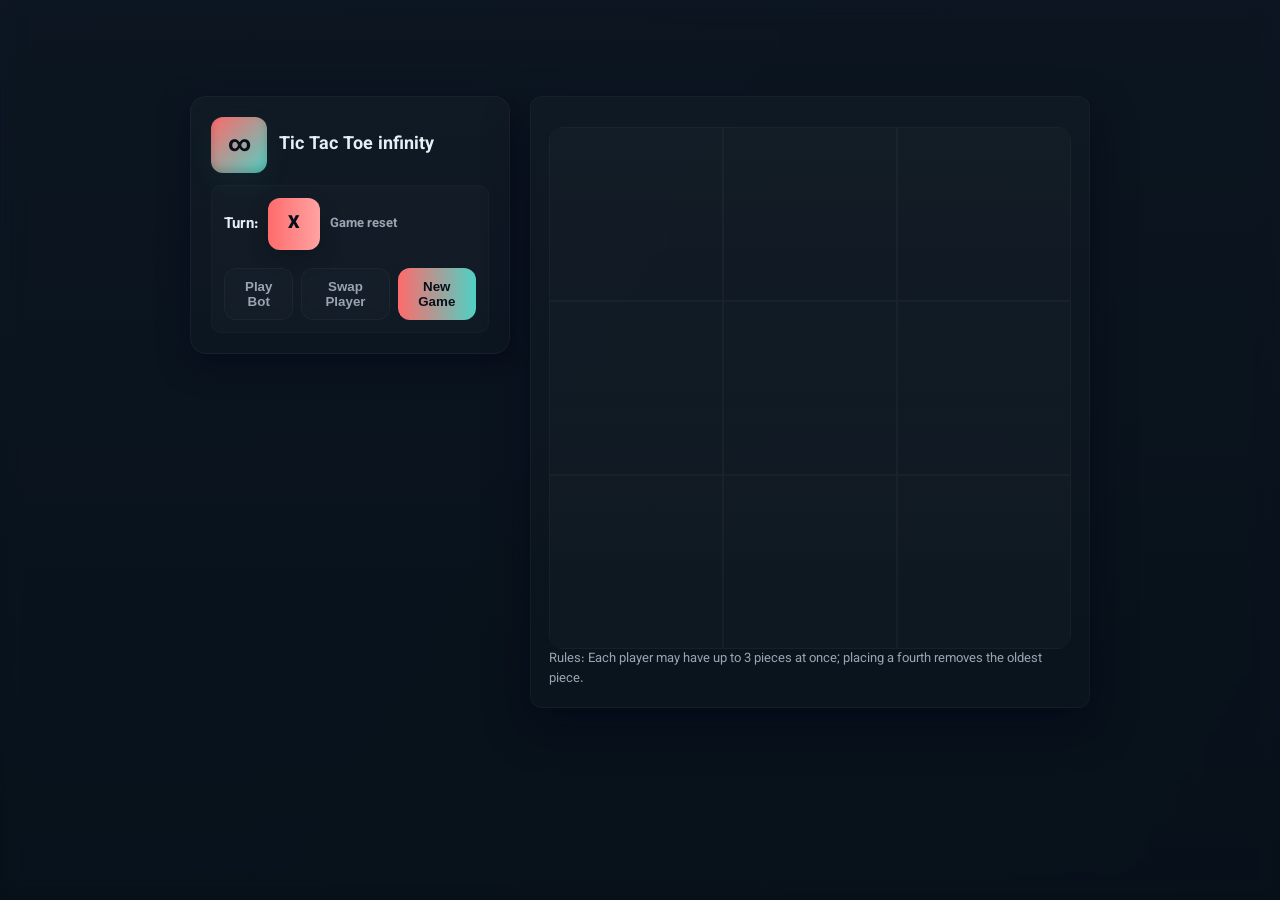
<file: index.html>
<!doctype html>
<html lang="en" dir="ltr">
<head>
  <meta charset="utf-8" />
  <meta name="viewport" content="width=device-width,initial-scale=1" />
  <title>Tic Tac Toe infinity</title>

  <link href="https://fonts.googleapis.com/css2?family=Vazirmatn:wght@300;400;600;700&display=swap" rel="stylesheet">
  <link rel="stylesheet" href="tic-tac-toe.css">
  <link rel="apple-touch-icon" sizes="180x180" href="icons/icon-180.png">
  <link rel="apple-touch-icon" sizes="152x152" href="icons/icon-152.png">
  <link rel="apple-touch-icon" sizes="120x120" href="icons/icon-120.png">
  <meta name="apple-mobile-web-app-capable" content="yes">
  <meta name="apple-mobile-web-app-status-bar-style" content="black-translucent">
  <meta name="theme-color" content="#000000">
  <link rel="manifest" href="/manifest.json">

</head>
<body>
<div class="wrapper" role="application" aria-label="Tic Tac Toe 3x3">
  <aside class="panel" aria-hidden="false">
    <div class="brand">
      <div class="logo">∞</div>
      <div>
        <h1>Tic Tac Toe infinity</h1>
      </div>
    </div>

    <div class="status" aria-live="polite" style="margin-top:12px">
      <div class="turn">
        <div>Turn:</div>
        <div id="currentPlayerChip" class="chip">X</div>
        <div id="statusText" class="muted" style="margin-right:auto">Game is active</div>
      </div>

      <div class="footer" style="margin-top:10px">
        <div style="display:flex;flex-direction:column;gap:8px">
          <div style="display:flex;gap:8px">
            <button id="hintBtn" class="btn ghost">Play Bot</button>
            <button id="swapBtn" class="btn ghost">Swap Player</button>
            <button id="resetBtn" class="btn primary">New Game</button>
          </div>
          <div id="botDifficultySliderContainer" class="difficulty-slider" style="display:none;align-items:center;margin-top:6px">
            <input id="botDifficultySlider" type="range" min="0" max="2" step="1" value="1" aria-label="Bot difficulty slider">
            <div class="slider-labels" aria-hidden="true">
              <span class="label">Easy</span>
              <span class="label">Normal</span>
              <span class="label">Hard</span>
            </div>
          </div>
        </div>
      </div>
    </div>
  </aside>

  <main class="board-wrap">
    <div class="bot-arch" aria-hidden="true">
      <div class="bot-arch-inner" aria-hidden="true">
        <div id="botFace" class="bot-face" aria-hidden="true">
          <svg viewBox="0 0 200 200" preserveAspectRatio="xMidYMid meet" width="100%" height="100%" focusable="false" aria-hidden="true">
            <g id="faceBase" transform="translate(0,0)">
              <g id="eyes" transform="translate(0,0)" fill="none" stroke="none">
                <g id="leftPupilWrap" class="pupil-wrap">
                  <circle id="leftPupil" cx="84" cy="120" r="4.2" fill="#ffffff" opacity="0.98" />
                </g>
                <g id="rightPupilWrap" class="pupil-wrap">
                  <circle id="rightPupil" cx="116" cy="120" r="4.2" fill="#ffffff" opacity="0.98" />
                </g>
                <circle id="mouthOpen" class="mouth-open" cx="100" cy="138" r="12" fill="#ffffff" />
                <line id="leftEyeLine" class="eye-line" x1="72" y1="118" x2="96" y2="118" stroke="#ffffff" stroke-width="2.6" stroke-linecap="butt" />
                <line id="rightEyeLine" class="eye-line" x1="104" y1="118" x2="128" y2="118" stroke="#ffffff" stroke-width="2.6" stroke-linecap="butt" />
              </g>
              <path id="smile" d="M88,140 Q100,150 112,140" stroke="#ffffff" stroke-width="3" fill="transparent" stroke-linecap="round" stroke-linejoin="round" />
              <line id="flatMouth" x1="84" y1="142" x2="116" y2="142" stroke="#ffffff" stroke-width="2.6" stroke-linecap="butt" />
              <path id="joyfulMouth" d="M82 140 A 18 18 0 0 0 118 140" stroke="#ffffff" stroke-width="3" fill="none" stroke-linecap="round" />
              <path id="joyfulMouthOpen" d="M82,140 A 18 18 0 0 0 118,140" stroke="#ffffff" stroke-width="3" fill="none" stroke-linecap="round" />
            </g>
          </svg>
        </div>
      </div>
    </div>

    <div class="meta">
      <div class="right">
        <div id="resultMsg" class="msg" style="display:none"></div>
      </div>
    </div>
    <div id="grid" class="grid" role="grid" aria-label="Game board"></div>

    <div class="board-foot">
      <div class="muted">Rules: Each player may have up to 3 pieces at once; placing a fourth removes the oldest piece.</div>
    </div>
  </main>
</div>

<script src="main.js"></script>
</body>
</html>
</file>
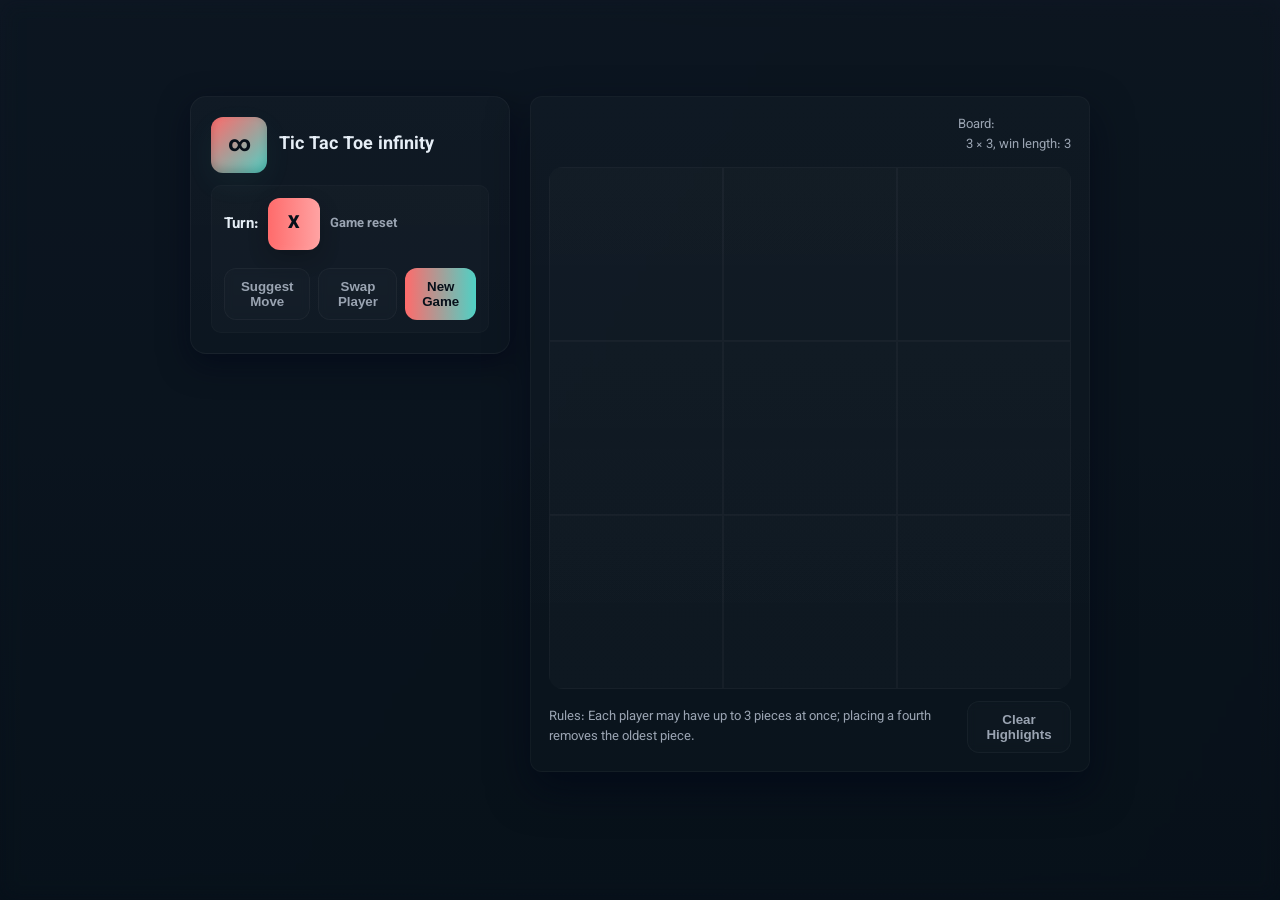
<file: tic tac toe.html>
<!doctype html>
<html lang="en" dir="ltr">
<head>
<meta charset="utf-8" />
<meta name="viewport" content="width=device-width,initial-scale=1" />
<title>Tic Tac Toe infinity</title>

<link href="https://fonts.googleapis.com/css2?family=Vazirmatn:wght@300;400;600;700&display=swap" rel="stylesheet">
<link rel="stylesheet" href="tic-tac-toe.css">
</head>
<body>
<div class="wrapper" role="application" aria-label="Tic Tac Toe 3x3">
  <aside class="panel" aria-hidden="false">
    <div class="brand">
      <div class="logo">∞</div>
      <div>
        <h1>Tic Tac Toe infinity</h1>
      </div>
    </div>

    <div class="status" aria-live="polite" style="margin-top:12px">
      <div class="turn">
        <div>Turn:</div>
        <div id="currentPlayerChip" class="chip">X</div>
        <div id="statusText" class="muted" style="margin-right:auto">Game is active</div>
      </div>

      <div class="footer" style="margin-top:10px">
        <div style="display:flex;gap:8px">
          <button id="hintBtn" class="btn ghost">Suggest Move</button>
          <button id="swapBtn" class="btn ghost">Swap Player</button>
          <button id="resetBtn" class="btn primary">New Game</button>
        </div>
      </div>
    </div>
  </aside>

  <main class="board-wrap">
    <div class="meta">
      <div class="left">
        <div class="small">Board:</div>
        <div id="metaBoardInfo" class="muted" style="margin-inline-start:8px"></div>
      </div>
      <div class="right">
        <div id="resultMsg" class="msg" style="display:none"></div>
      </div>
    </div>

    <div id="grid" class="grid" role="grid" aria-label="Game board"></div>

    <div style="display:flex;justify-content:space-between;align-items:center;margin-top:12px">
      <div class="muted">Rules: Each player may have up to 3 pieces at once; placing a fourth removes the oldest piece.</div>
      <div style="display:flex;gap:8px">
        <button id="clearHighlights" class="btn ghost">Clear Highlights</button>
      </div>
    </div>
  </main>
</div>

<script>


(() => {
  const BOARD_SIZE = 3;
  const WIN_LENGTH = 3;
  const MAX_PIECES = 3;

  let board = [];
  let currentPlayer = 'X';
  let queues = { X: [], O: [] };
  let moveId = 1;
  let gameOver = false;
  let lastWinningCells = [];

  const gridEl = document.getElementById('grid');
  const currentPlayerChip = document.getElementById('currentPlayerChip');
  const statusText = document.getElementById('statusText');
  const metaBoardInfo = document.getElementById('metaBoardInfo');
  const resultMsg = document.getElementById('resultMsg');
  const hintBtn = document.getElementById('hintBtn');
  const swapBtn = document.getElementById('swapBtn');
  const resetBtn = document.getElementById('resetBtn');
  const clearHighlightsBtn = document.getElementById('clearHighlights');

  function cssVar(name, fallback){
    try {
      const v = getComputedStyle(document.documentElement).getPropertyValue(name);
      return (v && v.trim()) || fallback;
    } catch (err){
      return fallback;
    }
  }

  function initBoard() {
    metaBoardInfo.textContent = `${BOARD_SIZE} × ${BOARD_SIZE}, win length: ${WIN_LENGTH}`;

    board = new Array(BOARD_SIZE);
    for (let r = 0; r < BOARD_SIZE; r++) board[r] = new Array(BOARD_SIZE).fill(null);

    queues = { X: [], O: [] };
    moveId = 1;
    gameOver = false;
    lastWinningCells = [];
    updateMeta();
    renderGrid();
    markOldestForRemoval();
    setStatus('Game reset');
    resultMsg.style.display = 'none';
  }

  function updateMeta() {
    currentPlayerChip.textContent = currentPlayer;
    currentPlayerChip.classList.toggle('o', currentPlayer === 'O');
    currentPlayerChip.classList.toggle('x', currentPlayer === 'X');
  }

  function renderGrid() {
    gridEl.innerHTML = '';
    gridEl.style.gridTemplateColumns = `repeat(${BOARD_SIZE}, 1fr)`;
    gridEl.style.gridTemplateRows = `repeat(${BOARD_SIZE}, 1fr)`;
    for (let r = 0; r < BOARD_SIZE; r++) {
      for (let c = 0; c < BOARD_SIZE; c++) {
        const cell = document.createElement('div');
        cell.className = 'cell empty';
        cell.dataset.r = r;
        cell.dataset.c = c;
        cell.setAttribute('role', 'button');
        cell.tabIndex = 0;
        cell.setAttribute('aria-label', `Cell ${r+1}, ${c+1}`);
        const span = document.createElement('span');
        span.className = 'glyph';
        span.innerHTML = '';
        cell.appendChild(span);

        cell.addEventListener('click', onCellClick);
        cell.addEventListener('keydown', (ev) => {
          const k = ev.key;
          if (k === 'Enter' || k === ' ' || k === 'Spacebar' || ev.code === 'Space') {
            ev.preventDefault();
            onCellClick(ev);
          }
        });

        gridEl.appendChild(cell);
      }
    }
    refreshCells();
  }

  function svgFor(player) {
    const strokeX = cssVar('--accent-x', '#ff6b6b');
    const strokeO = cssVar('--accent-o', '#4fd1c5');
    if (player === 'X') {
      return `<svg viewBox="0 0 100 100" aria-hidden="true" focusable="false">
        <line x1="20" y1="20" x2="80" y2="80" stroke="${strokeX}" stroke-width="10" stroke-linecap="round"/>
        <line x1="80" y1="20" x2="20" y2="80" stroke="${strokeX}" stroke-width="10" stroke-linecap="round"/>
      </svg>`;
    } else {
      return `<svg viewBox="0 0 100 100" aria-hidden="true" focusable="false">
        <circle cx="50" cy="50" r="32" fill="none" stroke="${strokeO}" stroke-width="8" stroke-linecap="round"/>
      </svg>`;
    }
  }

  function refreshCells() {
    const cells = gridEl.children;
    for (let i = 0; i < cells.length; i++) {
      const el = cells[i];
      const r = +el.dataset.r;
      const c = +el.dataset.c;
      const val = board[r][c];
      el.classList.remove('x','o','win','removed','placed','will-remove');
      const span = el.querySelector('span.glyph');
      if (val === null) {
        if (span) span.innerHTML = '';
        el.classList.add('empty');
      } else {
        span.innerHTML = svgFor(val);
        el.classList.remove('empty');
        el.classList.add(val === 'X' ? 'x' : 'o');
        requestAnimationFrame(() => {
          el.classList.add('placed');
          setTimeout(()=> el.classList.remove('placed'), 240);
        });
      }
    }
    highlightWinningCells();
    if (!gameOver) markOldestForRemoval();
  }

  function onCellClick(e) {
    if (gameOver) return;
    const el = e.currentTarget || e.target;
    const r = +el.dataset.r;
    const c = +el.dataset.c;
    if (board[r][c] !== null) { setStatus('Cell occupied — choose an empty cell'); return; }
    playMove(r, c);
  }

  function playMove(r, c) {
    const player = currentPlayer;
    board[r][c] = player;
    const thisMove = { r, c, id: moveId++ };
    queues[player].push(thisMove);

    function finalizeAfterPlacement() {
      refreshCells();
      const winCells = checkWinFrom(player, r, c);
      if (winCells && winCells.length >= WIN_LENGTH) {
        gameOver = true;
        lastWinningCells = winCells;
        for (const el of gridEl.children) el.classList.remove('will-remove');
        refreshCells();
        resultMsg.textContent = `Player ${player} wins!`;
        resultMsg.style.display = 'inline-block';
        setStatus(`Player ${player} wins`, true);
        return;
      }
      currentPlayer = player === 'X' ? 'O' : 'X';
      updateMeta();
      setStatus(`Player ${currentPlayer}'s turn`);
    }

    if (queues[player].length > MAX_PIECES) {
      const old = queues[player].shift();
      animateRemove(old.r, old.c, () => {
        board[old.r][old.c] = null;
        finalizeAfterPlacement();
      });
    } else {
      finalizeAfterPlacement();
    }
  }

  function animateRemove(r, c, cb) {
    const idx = r * BOARD_SIZE + c;
    const el = gridEl.children[idx];
    if (!el) { if (typeof cb === 'function') cb(); return; }
    el.classList.remove('will-remove');
    el.classList.add('removed');
    setTimeout(() => {
      el.classList.remove('removed');
      const span = el.querySelector('span.glyph');
      if (span) span.innerHTML = '';
      el.classList.add('empty');
      el.classList.remove('x','o');
      if (typeof cb === 'function') cb();
      markOldestForRemoval();
    }, 380);
  }

  function setStatus(text, important=false) {
    statusText.textContent = text;
    if (important) statusText.style.color = 'var(--success)';
    else statusText.style.color = 'var(--muted)';
  }

  function checkWinFrom(player, r, c) {
    const dirs = [ [1,0], [0,1], [1,1], [1,-1] ];
    for (const [dx,dy] of dirs) {
      const cells = [[r,c]];
      let i = 1;
      while (true) {
        const nr = r + dx * i, nc = c + dy * i;
        if (!inBounds(nr,nc) || board[nr][nc] !== player) break;
        cells.push([nr,nc]); i++;
      }
      i = 1;
      while (true) {
        const nr = r - dx * i, nc = c - dy * i;
        if (!inBounds(nr,nc) || board[nr][nc] !== player) break;
        cells.unshift([nr,nc]); i++;
      }
      if (cells.length >= WIN_LENGTH) return cells;
    }
    return null;
  }

  function inBounds(r,c){ return r >= 0 && c >= 0 && r < BOARD_SIZE && c < BOARD_SIZE; }

  function highlightWinningCells() {
    for (const el of gridEl.children) el.classList.remove('win');
    if (!lastWinningCells || lastWinningCells.length === 0) return;
    for (const [r,c] of lastWinningCells) {
      const idx = r * BOARD_SIZE + c;
      const el = gridEl.children[idx];
      if (el) el.classList.add('win');
    }
  for (const [r,c] of lastWinningCells) {
    const idx = r * BOARD_SIZE + c;
    const el = gridEl.children[idx];
    if (el && el.classList.contains('will-remove')) {
      el.classList.remove('will-remove');
      el.style.opacity = "1";
      el.style.filter = "none";
    }
  }
  }

  function markOldestForRemoval() {
    for (const el of gridEl.children) el.classList.remove('will-remove');

    ['X','O'].forEach(player => {
      if (queues[player] && queues[player].length >= MAX_PIECES) {
        const oldest = queues[player][0]; // oldest
        if (oldest) {
          const idx = oldest.r * BOARD_SIZE + oldest.c;
          const el = gridEl.children[idx];
          if (el) el.classList.add('will-remove');
        }
      }
    });
  }

  resetBtn.addEventListener('click', () => {
    currentPlayer = 'X';
    initBoard();
  });

  swapBtn.addEventListener('click', () => {
    currentPlayer = currentPlayer === 'X' ? 'O' : 'X';
    updateMeta();
    setStatus(`Turn switched to ${currentPlayer}`);
  });

  clearHighlightsBtn.addEventListener('click', () => {
    lastWinningCells = [];
    highlightWinningCells();
    resultMsg.style.display = 'none';
  });

  hintBtn.addEventListener('click', () => {
    if (gameOver) return setStatus('Game is already over');
    setStatus('Calculating hint...');
    setTimeout(() => {
      const hint = findWinningMove(currentPlayer) || findBlockingMove(currentPlayer) || findCenterOrRandom();
      if (hint) {
        const [r,c] = hint;
        setStatus(`Hint: cell (${r+1}, ${c+1})`);
        const idx = r * BOARD_SIZE + c;
        const el = gridEl.children[idx];
        if (el) {
          el.classList.add('hintPulse');
          setTimeout(()=> el.classList.remove('hintPulse'), 900);
        }
      } else {
        setStatus('No hint available');
      }
    }, 12);
  });

  function findWinningMove(player) {
    for (let r = 0; r < BOARD_SIZE; r++) {
      for (let c = 0; c < BOARD_SIZE; c++) {
        if (board[r][c] !== null) continue;
        board[r][c] = player;
        const win = checkWinFrom(player, r, c);
        board[r][c] = null;
        if (win) return [r,c];
      }
    }
    return null;
  }

  function findBlockingMove(player) {
    const opp = player === 'X' ? 'O' : 'X';
    const m = findWinningMove(opp);
    return m ? m : null;
  }

  function findCenterOrRandom() {
    const center = Math.floor(BOARD_SIZE/2);
    if (board[center][center] === null) return [center,center];
    const empties = [];
    for (let r = 0; r < BOARD_SIZE; r++) for (let c = 0; c < BOARD_SIZE; c++) if (board[r][c]===null) empties.push([r,c]);
    if (empties.length) return empties[Math.floor(Math.random()*empties.length)];
    return null;
  }

  initBoard();

})();
</script>
</body>
</html>
</file>
<file: tic-tac-toe.css>
#smile {
  transition: opacity 130ms cubic-bezier(.25,1,.5,1), visibility 0s linear 0s, d 360ms cubic-bezier(.3,.85,.35,1);
}

.bot-face.face-poker #smile {
  d: path('M92,142 Q100,142 108,142');
  opacity: 1 !important;
  visibility: visible !important;
  stroke-width: 0.9;
}

.bot-face.face-poker #flatMouth {
  opacity: 1;
}

.bot-face.face-poker #joyfulMouth,
.bot-face.face-poker #joyfulMouthOpen {
  opacity: 0 !important;
}

:root {
  --bg: #0f1724;
  --panel: #0b1220;
  --muted: #9aa4b2;
  --accent-x: #ff6b6b;
  --accent-o: #4fd1c5;
  --glass: rgba(255, 255, 255, 0.03);
  --glass-2: rgba(255, 255, 255, 0.02);
  --success: #84cc16;
  --danger: #ef4444;
  --card-radius: 12px;
  --bot-arch-width: clamp(72px, 18%, 118px);
  --bot-arch-height: clamp(30px, 7vw, 58px);
}

* {
  box-sizing: border-box;
}

html,
body {
  height: 100%;
}

body {
  margin: 0;
  font-family: "Vazirmatn", "Segoe UI", Roboto, Arial, sans-serif;
  background: linear-gradient(180deg, var(--bg) 0%, #07101a 100%);
  color: #e6eef6;
  -webkit-font-smoothing: antialiased;
  -moz-osx-font-smoothing: grayscale;
  padding: calc(38px + var(--bot-arch-height)) 24px 24px 24px;
  display: flex;
  align-items: flex-start;
  justify-content: center;
  gap: 20px;
}

.wrapper {
  width: 100%;
  max-width: 900px;
  display: grid;
  grid-template-columns: 320px 1fr;
  gap: 20px;
  align-items: start;
}

.panel {
  background: linear-gradient(180deg, rgba(255, 255, 255, 0.025), rgba(255, 255, 255, 0.01));
  border: 1px solid rgba(255, 255, 255, 0.04);
  padding: 20px;
  border-radius: calc(var(--card-radius) + 4px);
  box-shadow: 0 10px 30px rgba(2, 6, 23, 0.55);
}

.brand {
  display: flex;
  gap: 12px;
  align-items: center;
  margin-bottom: 12px;
}

.logo {
  width: 56px;
  height: 56px;
  border-radius: 12px;
  background: linear-gradient(135deg, var(--accent-x), var(--accent-o));
  display: flex;
  align-items: center;
  justify-content: center;
  font-weight: 800;
  color: #07101a;
  font-size: 22px;
  box-shadow: 0 10px 30px rgba(79, 209, 197, 0.06), inset 0 -4px 8px rgba(0, 0, 0, 0.18);
}

h1 {
  font-size: 18px;
  margin: 0;
}

p.lead {
  margin: 6px 0 14px;
  color: var(--muted);
  font-size: 13px;
}

.row {
  display: flex;
  gap: 10px;
  align-items: center;
  margin-bottom: 10px;
}

label {
  font-size: 13px;
  color: var(--muted);
  min-width: 120px;
}

.btn {
  display: inline-flex;
  align-items: center;
  gap: 10px;
  padding: 10px 14px;
  border-radius: 12px;
  border: 0;
  cursor: pointer;
  font-weight: 700;
  transition: transform 160ms ease, box-shadow 160ms ease, opacity 120ms ease;
}

.btn.primary {
  background: linear-gradient(90deg, var(--accent-x), var(--accent-o));
  color: #07101a;
}

.btn.ghost {
  background: rgba(255,255,255,0.015);
  border: 1px solid rgba(255, 255, 255, 0.04);
  color: var(--muted);
  backdrop-filter: blur(4px);
}

.btn:hover { transform: translateY(-3px); box-shadow: 0 10px 26px rgba(2,6,23,0.24); }
.btn:active { transform: translateY(-1px) scale(0.995); }

.muted {
  color: var(--muted);
  font-size: 13px;
}

.status {
  display: flex;
  flex-direction: column;
  gap: 8px;
  padding: 12px;
  border-radius: 10px;
  background: var(--glass-2);
  margin-top: 8px;
  border: 1px solid rgba(255, 255, 255, 0.02);
}

.turn {
  display: flex;
  align-items: center;
  gap: 10px;
  font-weight: 700;
  font-size: 15px;
}

.chip {
  min-width: 52px;
  height: 52px;
  border-radius: 12px;
  display: inline-grid;
  place-items: center;
  font-weight: 900;
  color: #07101a;
  background: linear-gradient(90deg, var(--accent-x), #ffa3a3);
  font-size: 18px;
  box-shadow: 0 8px 20px rgba(0,0,0,0.22), inset 0 -3px 6px rgba(255,255,255,0.03);
}

.chip.o {
  background: var(--accent-o);
}

.small {
  font-size: 13px;
  color: var(--muted);
}

.footer {
  margin-top: 12px;
  display: flex;
  gap: 8px;
  align-items: center;
  justify-content: space-between;
}

.msg {
  padding: 8px 10px;
  border-radius: 8px;
  background: rgba(0, 0, 0, 0.18);
  font-weight: 600;
}


.board-wrap {
  padding: 18px;
  border-radius: var(--card-radius);
  background: linear-gradient(180deg, rgba(255, 255, 255, 0.02), rgba(255, 255, 255, 0.01));
  border: 1px solid rgba(255, 255, 255, 0.03);
  box-shadow: 0 18px 40px rgba(2, 6, 23, 0.6);
  width: 100%;
  position: relative;
  overflow: visible;
}

.bot-arch {
  position: absolute;
  bottom: 100%;
  left: 50%;
  width: var(--bot-arch-width);
  height: var(--bot-arch-height);
  border-radius: 120px 120px 0 0;
  background: linear-gradient(180deg, rgba(255, 255, 255, 0.025), rgba(255, 255, 255, 0.01));
  border: 1px solid rgba(255, 255, 255, 0.035);
  border-bottom: none;
  opacity: 0;
  transform: translate(-50%, -8px) scale(0.9);
  transform-origin: 50% 100%;
  transition: opacity 220ms cubic-bezier(.2,.9,.3,1), transform 220ms cubic-bezier(.2,.9,.3,1);
  pointer-events: auto;
  z-index: 35;
}
.bot-arch::after {
  content: '';
  position: absolute;
  inset: 6px;
  border-radius: 120px 120px 0 0;
  background: inherit;
}
.board-wrap.bot-curve .bot-arch {
  opacity: 1;
  transform: translate(-50%, -2px) scale(1);
}
.bot-arch-inner {
  position: absolute;
  inset: 0;
  display: flex;
  align-items: center;
  justify-content: center;
  pointer-events: auto;
}

.meta {
  display: flex;
  align-items: center;
  justify-content: flex-end;
  margin-bottom: 12px;
}

.grid {
  width: 100%;
  aspect-ratio: 1 / 1;
  display: grid;
  grid-template-columns: repeat(3, 1fr);
  grid-template-rows: repeat(3, 1fr);
  gap: 0;
  background: linear-gradient(0deg, rgba(255, 255, 255, 0.01), rgba(255, 255, 255, 0.006));
  border-radius: 14px;
  overflow: hidden;
  position: relative;
}


.bot-arch .bot-face {
  position: absolute;
  top: 50%;
  left: 50%;
  width: min(88%, 112px);
  aspect-ratio: 1 / 1;
  display: flex;
  visibility: hidden;
  align-items: center;
  justify-content: center;
  pointer-events: none;
  z-index: 40;
  opacity: 0;
  transform: translate(calc(-46% - 2px), calc(-58% + 0px));
  transition: opacity 180ms ease;
  transform-origin: 50% 66%;
}
.board-wrap.bot-curve .bot-face {
  opacity: 1;
  visibility: visible;
}


.bot-arch .bot-face svg {
  width: 100%;
  height: 100%;
  transform-origin: 50% 66%;
}

.bot-face.face-win {
  animation: faceWinExpression 1680ms cubic-bezier(.34,.86,.28,1.08) 0s both;
}

.mouth-open {
  opacity: 0;
  transform: scale(0.25);
  transform-origin: 50% 68%;
  transition: opacity 300ms cubic-bezier(.32,.9,.4,1.04), transform 300ms cubic-bezier(.32,.9,.4,1.04);
}

.eye-line,
#flatMouth {
  opacity: 0;
  transition: opacity 160ms ease;
  shape-rendering: crispEdges;
  stroke-linecap: butt;
  stroke-linejoin: miter;
  stroke-miterlimit: 1;
  vector-effect: non-scaling-stroke;
}

.bot-face.face-defeat .eye-line,
.bot-face.face-defeat #flatMouth {
  opacity: 1;
  stroke-width: 1;
}

.bot-face.face-defeat #joyfulMouth,
.bot-face.face-defeat #joyfulMouthOpen {
  opacity: 0 !important;
}

.bot-face.face-defeat .pupil-wrap,
.bot-face.face-defeat #smile {
  opacity: 0 !important;
}

.bot-face.face-defeat #smile {
  animation: none !important;
}

.bot-face.face-bonk {
  animation: faceBonkWiggle 560ms cubic-bezier(.32,.8,.38,1.2) 0s both;
}

.bot-face.face-bonk #smile,
.bot-face.face-bonk #flatMouth,
.bot-face.face-bonk #joyfulMouth,
.bot-face.face-bonk #joyfulMouthOpen,
.bot-face.face-bonk .mouth-open,
.bot-face.face-bonk .eye-line {
  opacity: 0;
}

.bot-face.face-defeat-drop svg {
  animation: defeatHeadStory 1960ms ease-in-out;
}


.bot-face.face-win-phase1 #smile {
  opacity: 0;
}

.bot-face.face-win-phase1 .mouth-open {
  opacity: 1;
  transform: scale(0.68);
}

.bot-face.face-win-phase1 .pupil-wrap circle {
  transform: scale(1);
}



.bot-face.face-win-phase2 .mouth-open {
  opacity: 0;
  transform: scale(0.25);
}

#joyfulMouth {
  opacity: 0;
  transition: opacity 90ms cubic-bezier(.4,0,.6,1), d 350ms cubic-bezier(.25,1,.5,1);
  /* Target shape when not in win state */
  d: path('M88,140 Q100,145 112,140');
}

#joyfulMouthOpen {
  opacity: 0;
  transition: opacity 280ms cubic-bezier(.25,.9,.35,1.1);
}

.bot-face.face-win #joyfulMouth {
  opacity: 1;

  d: path('M82,140 A 18 18 0 0 0 118,140');
  stroke-width: 2;
  transition: opacity 160ms cubic-bezier(.25,1,.5,1), d 350ms cubic-bezier(.25,1,.5,1);
  animation: winMouthFade 1250ms cubic-bezier(.42,.0,.2,1) 0s both;
}

.bot-face.face-win #joyfulMouthOpen {
  opacity: 0;
}

.bot-face.face-win #smile {
  opacity: 0;
  animation: winSmileReturn 1250ms cubic-bezier(.42,.0,.2,1) 0s both !important;
}

.bot-face.face-win #flatMouth {
  opacity: 1;
  stroke-width: 1;

  d: path('M84,142 Q100,148 116,142');
  transition: d 350ms cubic-bezier(.25,1,.5,1);
  animation: winFlatFade 1250ms cubic-bezier(.42,.0,.2,1) 0s both;
}

.bot-face.face-win .pupil-wrap circle {
  r: 6 !important;
  transition: transform 220ms cubic-bezier(.2,.9,.3,1), r 420ms cubic-bezier(.3,.85,.35,1) !important;
}

.bot-face.face-win #rightPupilWrap {
  animation: winWink 640ms cubic-bezier(.55,.02,.45,1) 1280ms both;
}

.bot-face.face-win #rightEyeLine {
  animation: winWinkLid 640ms cubic-bezier(.55,.02,.45,1) 1280ms both;
  stroke-width: 0.5;
}

.bot-face.face-win #leftPupilWrap,
.bot-face.face-win #leftEyeLine {
  animation: none !important;
}

.bot-face:not(.face-win) .pupil-wrap circle {
  r: 4.2 !important;
  transition: transform 220ms cubic-bezier(.2,.9,.3,1), r 420ms cubic-bezier(.3,.85,.35,1) !important;
}

@keyframes defeatHeadStory {

  0%   { transform: translate(0, 0); }
  12%  { transform: translate(0, -2px); }
  18%  { transform: translate(0, -1px); }
  24%  { transform: translate(0, 0); }

  38%  { transform: translate(0, 4px); }
  46%  { transform: translate(0, 5px); }

  58%  { transform: translate(-2px, 5px); }
  70%  { transform: translate(2px, 4px); }
  82%  { transform: translate(-1px, 3px); }

  94%  { transform: translate(1px, 1px); }
  100% { transform: translate(0, 0); }
}


#leftPupil, #rightPupil {
  transform-origin: center;
  transition: transform 220ms cubic-bezier(.2,.9,.3,1), r 350ms cubic-bezier(.25,1,.5,1);
  filter: drop-shadow(0 4px 12px rgba(0,0,0,0.28));
}

#smile { transition: transform 260ms cubic-bezier(.2,.9,.3,1), stroke 200ms ease; transform-origin: center; }

#botFace svg #smile { stroke: #ffffff; stroke-width: 3.0; opacity: 0.98; stroke-linecap:round; }


@keyframes face-blink {
  0% { transform: scaleY(1); }
  45% { transform: scaleY(0.08); }
  60% { transform: scaleY(1); }
  100% { transform: scaleY(1); }
}
.pupil-wrap { transform-box: fill-box; transform-origin: center; }
.eye-blink { transform-origin: center; animation: face-blink 320ms ease-in-out; }


@keyframes faceWinExpression {
  0%   { transform: translate(calc(-46% - 3px), calc(-58% + 2px)) scale(1)    rotate(0deg); }
  18%  { transform: translate(calc(-46% - 3px), calc(-58% + 2px)) scale(1.08) rotate(7deg); }
  38%  { transform: translate(calc(-46% - 3px), calc(-58% + 2px)) scale(1.13) rotate(9deg); }
  56%  { transform: translate(calc(-46% - 3px), calc(-58% + 2px)) scale(1.05) rotate(-6deg); }
  68%  { transform: translate(calc(-46% - 3px), calc(-58% + 2px)) scale(1.02) rotate(0deg); }
  82%  { transform: translate(calc(-46% - 3px), calc(-58% + 2px)) scale(1.02) rotate(0deg); }
  92%  { transform: translate(calc(-46% - 3px), calc(-58% + 2px)) scale(1.09) rotate(0deg); }
  100% { transform: translate(calc(-46% - 3px), calc(-58% + 2px)) scale(1)    rotate(0deg); }
}

@keyframes winMouthFade {
  0%   { opacity: 1; }
  70%  { opacity: 1; }
  85%  { opacity: 0; }
  100% { opacity: 0; }
}

@keyframes winSmileReturn {
  0%   { opacity: 0; }
  65%  { opacity: 0; }
  82%  { opacity: 1; }
  100% { opacity: 1; }
}

@keyframes faceBonkWiggle {
  0%   { transform: translate(calc(-46% - 3px), calc(-58% + 2px)) rotate(0deg) scale(1); }
  12%  { transform: translate(calc(-46% - 3px), calc(-58% + 2px)) rotate(-9deg) scale(0.96); }
  28%  { transform: translate(calc(-46% - 3px), calc(-58% + 2px)) rotate(7deg) scale(1.04); }
  44%  { transform: translate(calc(-46% - 3px), calc(-58% + 2px)) rotate(-4deg) scale(0.98); }
  60%  { transform: translate(calc(-46% - 3px), calc(-58% + 2px)) rotate(3deg) scale(1.02); }
  76%  { transform: translate(calc(-46% - 3px), calc(-58% + 2px)) rotate(-1deg) scale(0.99); }
  88%  { transform: translate(calc(-46% - 3px), calc(-58% + 2px)) rotate(0deg) scale(1.01); }
  100% { transform: translate(calc(-46% - 3px), calc(-58% + 2px)) rotate(0deg) scale(1); }
}

@keyframes winWink {
  0%   { transform: scaleY(1); }
  25%  { transform: scaleY(0.15); }
  45%  { transform: scaleY(1); }
  100% { transform: scaleY(1); }
}

@keyframes winWinkLid {
  0%   { transform: translateY(0); opacity: 0; }
  20%  { transform: translateY(2px); opacity: 1; }
  45%  { transform: translateY(0); opacity: 0; }
  100% { transform: translateY(0); opacity: 0; }
}

@keyframes winFlatFade {
  0%   { opacity: 1; }
  70%  { opacity: 1; }
  85%  { opacity: 0; }
  100% { opacity: 0; }
}


@keyframes smile-pulse {
  0% { transform: translateY(0) scaleX(1); }
  50% { transform: translateY(1px) scaleX(1.02); }
  100% { transform: translateY(0) scaleX(1); }
}
.bot-face.visible #smile.idle { animation: smile-pulse 2400ms ease-in-out infinite; }


@keyframes glance-small {
  0% { transform: translate(0,0) }
  30% { transform: translate(4px, -2px) }
  60% { transform: translate(-2px, 2px) }
  100% { transform: translate(0,0) }
}
.pupil-twitch { animation: glance-small 420ms cubic-bezier(.22,.8,.28,1); }


@media (prefers-reduced-motion: reduce) {
  .bot-face, #leftPupil, #rightPupil, #smile { transition: none !important; animation: none !important; }
}

.cell {
  border: 1px solid rgba(255, 255, 255, 0.03);
  display: flex;
  align-items: center;
  justify-content: center;
  font-weight: 900;
  color: rgba(255, 255, 255, 0.95);
  cursor: pointer;
  user-select: none;
  transition: transform 0.14s cubic-bezier(.2,.9,.3,1), background 0.14s ease, box-shadow 0.18s ease, opacity 0.28s ease, filter 0.28s ease;
  position: relative;
  padding: 8px;
  background: linear-gradient(180deg, rgba(255, 255, 255, 0.006), rgba(255, 255, 255, 0.002));
  min-width: 0;
  aspect-ratio: 1 / 1;
  overflow: hidden;
}

.cell.empty:hover {
  background: rgba(255,255,255,0.04);
  box-shadow: inset 0 0 0 1px rgba(255,255,255,0.02);
}

.cell.win {
  opacity: 1 !important;
  filter: none !important;
  box-shadow: 0 12px 40px rgba(132, 204, 22, 0.12), inset 0 0 0 3px rgba(132, 204, 22, 0.04);
  animation: winPulse 0.8s ease-in-out infinite alternate;
}

@keyframes winPulse {
  from {
    transform: scale(1);
  }

  to {
    transform: scale(1.03);
    filter: drop-shadow(0 8px 24px rgba(132, 204, 22, 0.08));
  }
}

.glyph {
  width: 78%;
  height: 78%;
  display: inline-block;
  pointer-events: none;
}

.glyph svg {
  display: block;
  width: 100%;
  height: 100%;
  box-sizing: border-box;
}

.cell.will-remove {
  opacity: 0.45;
  filter: grayscale(0.22);
  transition: opacity 0.35s ease, filter 0.35s ease;
}

.placed {
  animation: pop 0.18s cubic-bezier(0.2, 0.9, 0.3, 1);
}

@keyframes pop {
  0% {
    transform: scale(0.6);
    opacity: 0;
  }

  60% {
    transform: scale(1.06);
    opacity: 1;
  }

  100% {
    transform: scale(1);
  }
}

.hint {
  background-color: rgba(255, 255, 0, 0.1) !important;
  border-color: rgba(255, 255, 0, 0.3) !important;
  animation: hintPulse 0.9s ease-in-out 1;
}

.hintPulse {
  box-shadow: 0 8px 30px rgba(255, 255, 0, 0.16);
  animation: hintBlink 0.9s ease-in-out 1;
}

@keyframes hintBlink {
  0% {
    transform: scale(1);
  }

  50% {
    transform: scale(1.06);
  }

  100% {
    transform: scale(1);
  }
}

.removed {
  animation: fadeOut 0.45s ease forwards;
}

@keyframes fadeOut {
  from {
    opacity: 1;
    transform: scale(1);
  }

  to {
    opacity: 0;
    transform: scale(0.72);
    filter: blur(1px);
  }
}

@media (max-width: 980px) {
  .wrapper {
    grid-template-columns: 1fr;
    padding-bottom: 40px;
  }

  .board-wrap {
    order: -1;
  }
}


body::before {
  content: "";
  position: fixed;
  inset: 0;
  z-index: 0;
  pointer-events: none;

  background-color: #07121a;
  background-image:
    radial-gradient(circle at 1px 1px, rgba(255,255,255,0.035) 1px, transparent 1px),
    radial-gradient(circle at 31px 31px, rgba(255,255,255,0.02) 1px, transparent 1px),
    linear-gradient(120deg, rgba(79,209,197,0.02), rgba(255,107,107,0.01));
  background-size: 60px 60px, 60px 60px, cover;
  filter: blur(10px) saturate(1.02);
  opacity: 0.45;
  transition: opacity 200ms ease;
  mix-blend-mode: normal;
}

@media (prefers-reduced-motion: reduce) {
  body::before {
    animation: none;
    filter: blur(20px);
    opacity: 0.6;
  }
}

.bg-muted::before { opacity: 0.35 !important; }

.wrapper {
  position: relative;
  z-index: 1;
}

/* Difficulty slider styles (three-position) */
.difficulty-slider {
  display: none; /* JS will toggle */
  gap: 8px;
  flex-direction: column;
  align-items: center;
  min-width: 160px;
}
.difficulty-slider input[type="range"] {
  width: 140px;
  -webkit-appearance: none;
  appearance: none;
  -moz-appearance: none;
  height: 8px;
  border-radius: 8px;
  background: linear-gradient(90deg, rgba(255,255,255,0.06), rgba(255,255,255,0.03));
  outline: none;
}
.difficulty-slider input[type="range"]::-webkit-slider-thumb {
  -webkit-appearance: none;
  width: 18px;
  height: 18px;
  border-radius: 50%;
  background: linear-gradient(90deg, var(--accent-x), var(--accent-o));
  box-shadow: 0 6px 18px rgba(2,6,23,0.36);
  cursor: pointer;
}
.difficulty-slider .slider-labels {
  display: flex;
  gap: 8px;
  width: 140px;
  justify-content: space-between;
  font-size: 12px;
  color: var(--muted);
}
</file>
